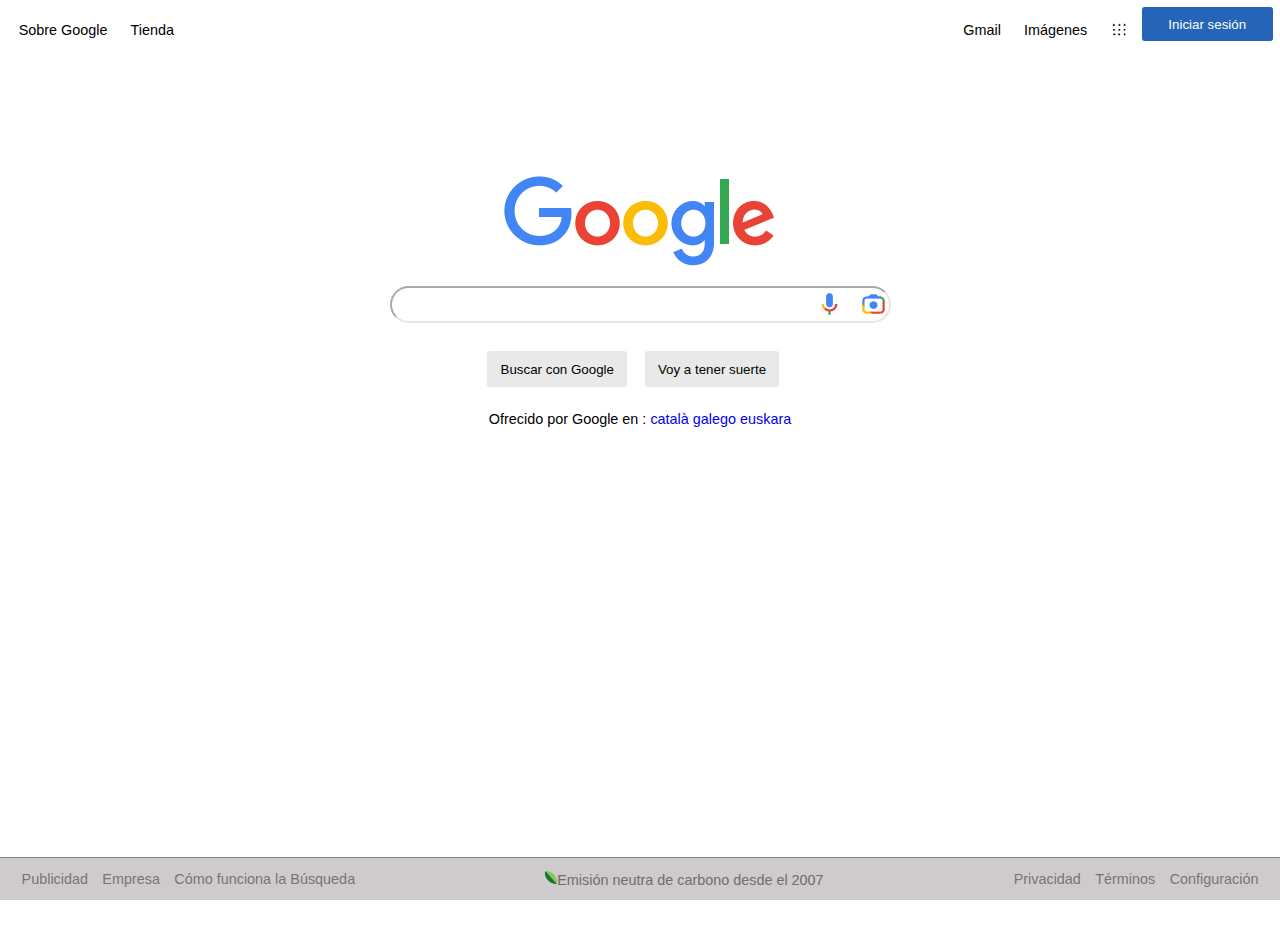
<file: Google/index.html>
<!DOCTYPE html>
<html lang="en">
<head>
    <meta charset="UTF-8">
    <meta http-equiv="X-UA-Compatible" content="IE=edge">
    <meta name="viewport" content="width=device-width, user-scalable=no, initial-scale=1.0, maximum-scale=1.0, minimum-scale=1.0">
    <title>Google</title>
    <link rel="shortcut icon" href="imagenes/icono_pestaña.ico">
    <link rel="stylesheet" href="estilos.css">
</head>

<body>

    <div class="contenedor">
       
        <nav class="nav">
                
            <header class="nav-left">
                    
                <div class="hijo"><a href="https://about.google/?fg=1&utm_source=google-ES&utm_medium=referral&utm_campaign=hp-header">Sobre Google</a></div>
                <div class="hijo"><a href="https://store.google.com/ES?utm_source=hp_header&utm_medium=google_ooo&utm_campaign=GS100042&hl=es-ES">Tienda</a></div>
        
            </header>

            <header class="nav-right">
                    
                <div class="hijo"><a href="https://mail.google.com/mail/&ogbl">Gmail</a></div>
                <div class="hijo"><a href="https://www.google.es/imghp?hl=es&ogbl">Imágenes</a></div>
                <div class="puntos"><a  href="https://www.google.es/intl/es/about/products"><img src="imagenes/puntos.png" width="20em"></a></div>
                <button id="button"><a href="https://accounts.google.com/ServiceLogin?hl=es&passive=true&continue=https://www.google.com/&ec=GAZAmgQ">Iniciar sesión</a></button>
        
            </header>
       
        </nav>
    

        <section class="section">

            <div class="logo">
                <img src="imagenes/logo.png">
            </div>

            <div class="bar">
                <input type="text"/>
            </div>

            <div class="buttons">
                <button id="button1">Buscar con Google</button>
                <button id="button2">Voy a tener suerte</button>
            </div>
        

            <div class="languajes">
                <p>Ofrecido por Google en :
                <a href="https://www.google.com/setprefs?sig=0_leIWWvfWltTkN34TXxDNO3fQ4HE%3D&hl=ca&source=homepage&sa=X&ved=0ahUKEwjl36fpmPf7AhUFxIUKHb1ICNoQ2ZgBCBQ">català</a>
                <a href="https://www.google.com/setprefs?sig=0_leIWWvfWltTkN34TXxDNO3fQ4HE%3D&hl=gl&source=homepage&sa=X&ved=0ahUKEwilnY2Smff7AhVGT6QEHfHfCU8Q2ZgBCBU">galego</a>
                <a href="https://www.google.com/setprefs?sig=0_leIWWvfWltTkN34TXxDNO3fQ4HE%3D&hl=eu&source=homepage&sa=X&ved=0ahUKEwilnY2Smff7AhVGT6QEHfHfCU8Q2ZgBCBY">euskara</a></p>
            </div>
    
        </section>

        <footer class="footer">

            <div class="footer-left">
                <a href="https://www.google.com/intl/es_es/ads/?subid=ww-ww-et-g-awa-a-g_hpafoot1_1!o2&utm_source=google.com&utm_medium=referral&utm_campaign=google_hpafooter&fg=1">Publicidad</a>
                <a href="https://www.google.com/services/?subid=ww-ww-et-g-awa-a-g_hpbfoot1_1!o2&utm_source=google.com&utm_medium=referral&utm_campaign=google_hpbfooter&fg=1">Empresa</a>
                <a href="https://google.com/search/howsearchworks/?fg=1">Cómo funciona la Búsqueda</a>
            </div>

            <div class="footer-center">
                <p id="image"><img src="imagenes/hoja.png" width="12">Emisión neutra de carbono desde el 2007</p>
            </div>

            <div class="footer-right">
                <a href="https://policies.google.com/privacy?hl=es&fg=1">Privacidad</a>
                <a href="https://policies.google.com/terms?hl=es&fg=1">Términos</a>
                <a href="https://policies.google.com/terms?hl=es&fg=1">Configuración</a>
            </div>
        </footer>
    </div>

</body>
</html>
</file>
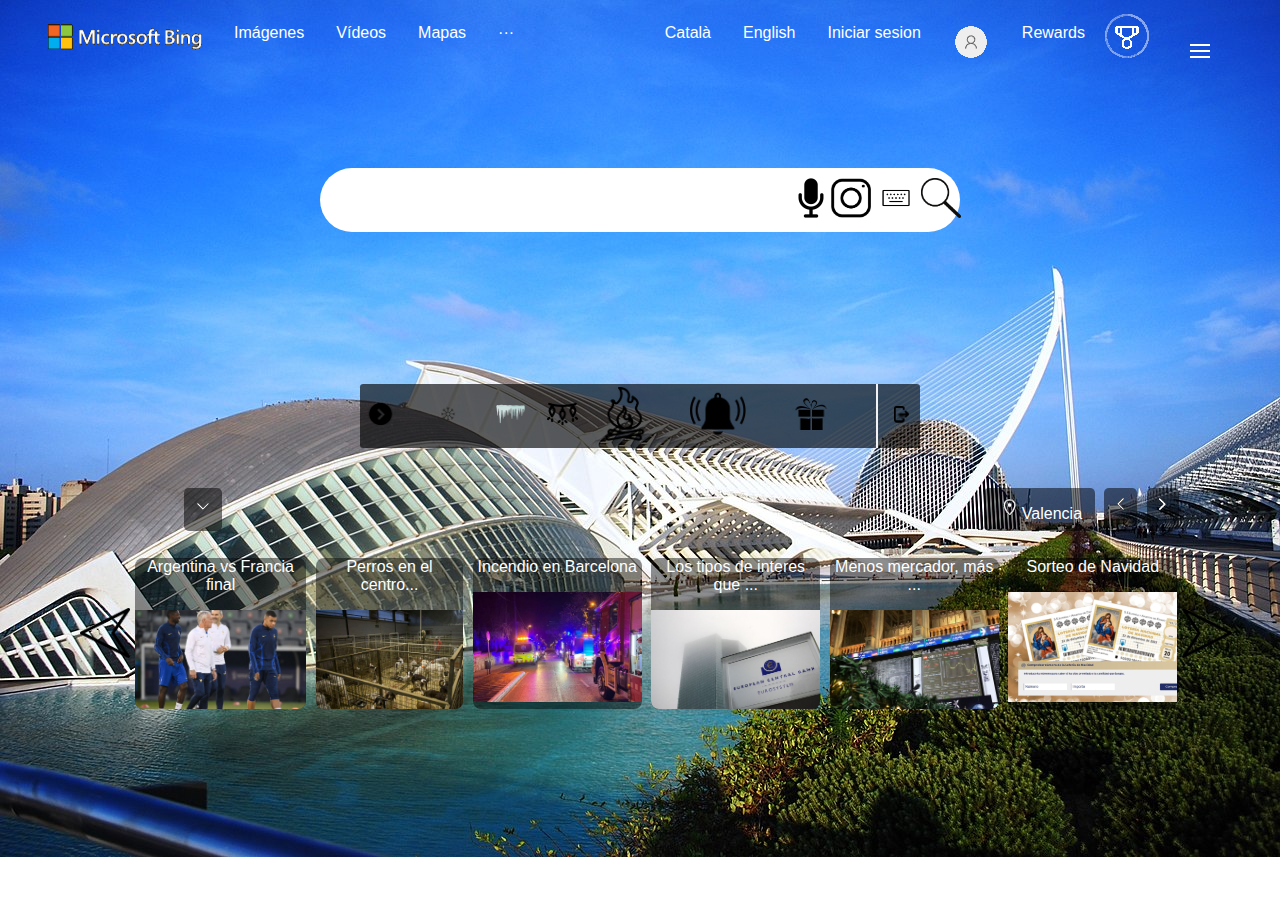
<file: Bing/indext.html>
<!DOCTYPE html>
<html lang="en">
<head>
    <meta charset="UTF-8">
    <meta http-equiv="X-UA-Compatible" content="IE=edge">
    <meta name="viewport" content="width=device-width, initial-scale=1.0">
    <title>Bing</title>
    <link rel="stylesheet" type="text/css" href="estilos.css">
</head>
<body>

    <div class="contenedor">

        <nav class="nav">
        
            <header class="left-menu">

                <div class="hijo"><img src="imagenes/MicrosoftBing.png" alt="Microsoft Bing"></div>
                <div class="hijo"><a href="https://www.bing.com/images?FORM=Z9LH">Imágenes</a></div>
                <div class="hijo"><a href="https://www.bing.com/videos?FORM=Z9LH1">Vídeos</a></div>
                <div class="hijo"><a href="https://www.bing.com/maps?FORM=Z9LH2">Mapas</a></div>
                <div class="hijo"><p>···</p></div>
            </header>

            <header class="right-menu">
            
                <div class="hijo"><a href="https://www.bing.com/?setlang=ca&cc=es&cc=ES">Català</a></div>
                <div class="hijo"><a href="https://www.bing.com/?setlang=en&cc=es&cc=ES">English</a></div>
                <div class="hijo"><a href="javascript:void(0);">Iniciar sesion</a></div>
                <div class="hijo"><a href="javascript:void(0);"><img src="imagenes/Usuario.png"></a></div>
                <div class="hijo"><a href="javascript:void(0)">Rewards</a></div>
                <div id="hijo"><a href="javascript:void(0)"><img src="imagenes/Trofeo.png"></a></div>
                <div class="hijo">
                <div class="hijo"><img src="imagenes/menu.png"></div>
            </header>

        </nav>
    
        <section class="section">

            <div class="search">

                <div class="inside">
                    <div><input type="text" alt="Escribe el término de búsqueda"></div>
                    <div class="buscador"><img src="imagenes/micro1.png" alt="Buscar con la voz" width="40em"></div>
                    <div class="buscador"><img src="imagenes/camera.png" alt="Buscar con una imagen" width="40em"></div>
                    <div class="buscador"><img src="imagenes/teclado.png" alt="Busqueda con un teclado en pantalla" width="50em"></div>
                    <div class="buscador"><img src="imagenes/lupa.png" alt="Buscar en internet" width="40em"></div>
                </div>

            </div>

            <div class="christmas">
                
                <div class="middle">
                
                    <div class="hijo2"><img src="imagenes/flecha.png" width="60%"></div>
                    <div class="hijo2"><img src="imagenes/nieve.png" alt="Mire la nieve caer" width="60%"></div>
                    <div class="hijo2"><img src="imagenes/escarcha.png" alt="Añade una capa de escarcha" width="60%"></div>
                    <div class="hijo2"><img src="imagenes/luz.png" alt="Enciende las luces" width="60%"></div>
                    <div class="hijo2"><img src="imagenes/fuego.png" alt="Enciende la chimenea" width="60%"></div>
                    <div class="hijo2"><img src="imagenes/campana.png" alt="Suenan las campanas del trineo. ¿Las escuchas?" width="60%"></div>
                    <div class="hijo2"><img src="imagenes/regalo.png" alt="Echa un vistazo a las ideas de regalo" width="60%"></div>
                    <div class="linea"></div>
                    <div class="cuadro" id="exit"><img src="imagenes/exit.png" alt="Comparte la alegria navideña" width="60%"></a> </div>

                </div>
            </div>
            

            <div class="center-down">

                <div class="center-down-left"><img src="imagenes/abajo.png"></div>
       

                <div class="center-down-rigth">
                    <div class="location" id="ubicacion"><p><img src="imagenes/ubicacion.png">Valencia</p></div>
                    <div class="location"><img src="imagenes/izquierda.png"></div>
                    <div class="location"><img src="imagenes/derecha.png"></div>
               
                </div>
            </div>

            <figure>

                <div class="noticias">

                    <div id="flecha"><img src="imagenes/lateral1.png" width="50em"></div>

                    <div class="noti">
                        <figcaption><p class="texto">Argentina vs Francia final</p></figcaption>
                        <img class="foto" src="imagenes/noticias/futbol.jpg" width="198em">
                    </div>

                    <div class="noti">
                        <figcaption><p class="texto">Perros en el centro...</p></figcaption>
                        <img class="foto" src="imagenes/noticias/perros.jpg" width="170em">
                    </div>

                    <div class="noti">
                        <figcaption><p class="texto">Incendio en Barcelona</p></figcaption>
                        <img class="foto" src="imagenes/noticias/incendio.jpg" width="195em">
                    </div>

                    <div class="noti">
                        <figcaption><p class="texto">Los tipos de interes que ...</p></figcaption>
                        <img class="foto" src="imagenes/noticias/interes.jpg" width="195em">
                    </div>

                    <div class="noti">
                        <figcaption ><p class="texto">Menos mercador, más ...</p></figcaption>
                        <img class="foto" src="imagenes/noticias/mercados.jpg" width="195em">
                    </div>

                    <div class="noti">
                        <figcaption><p class="texto">Sorteo de Navidad</p></figcaption>
                        <img class="foto" src="imagenes/noticias/loteria.jpg" width="195em">
                    </div>

                    <div id="flecha"><img src="imagenes/lateral2.png" width="50em"></div>
                    
                </div>
            </figure> 
        </section>
    </div>

</body>
</html>
</file>
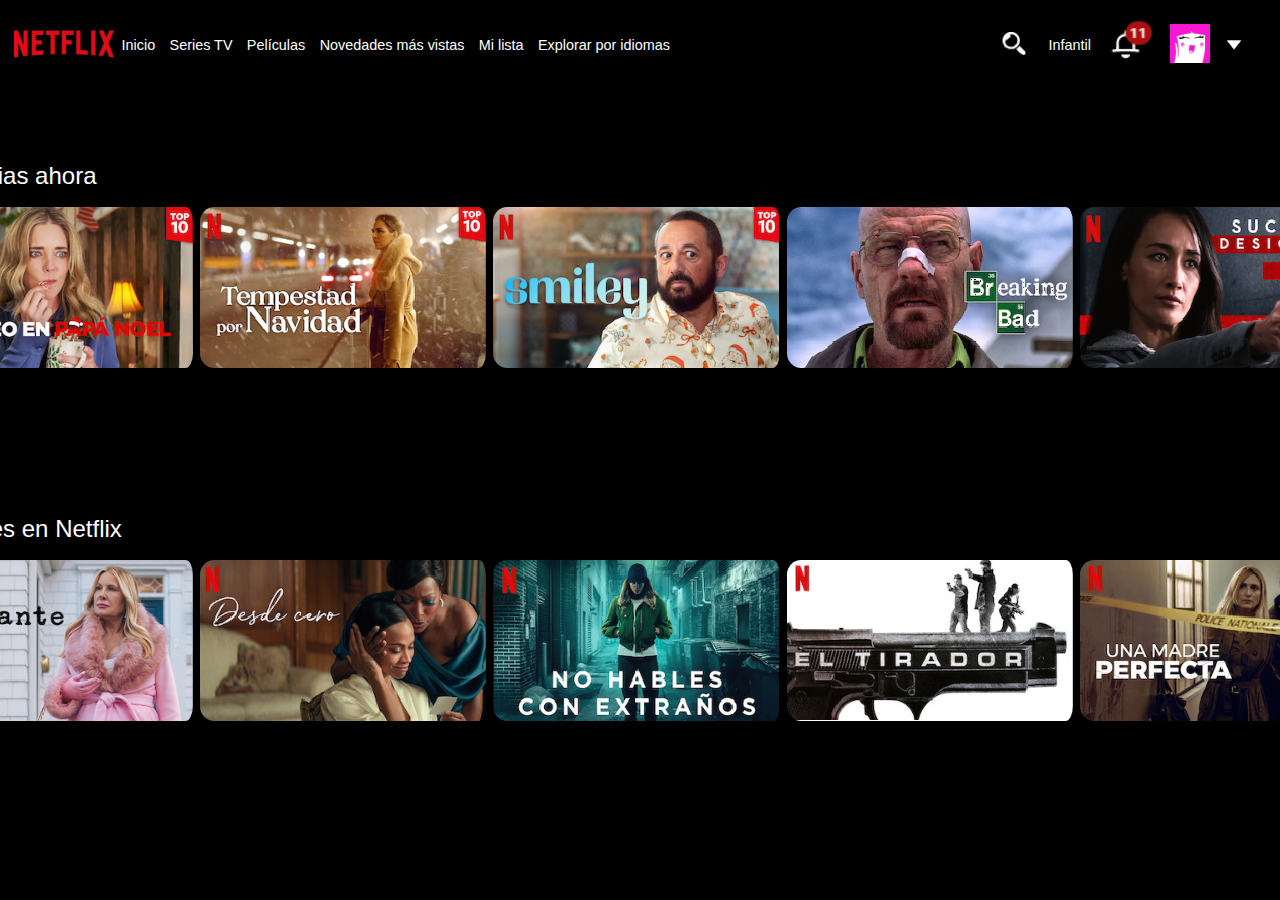
<file: Netflix/netflix.html>
<!DOCTYPE html>
<html lang="en">
<head>
    <meta charset="UTF-8">
    <meta http-equiv="X-UA-Compatible" content="IE=edge">
    <meta name="viewport" content="width=device-width, initial-scale=1.0">
    <title>Netflix</title>
    <link rel="shortcut icon" href="imagenes/nbarra.png">
    <link rel="stylesheet" href="estilos.css">

</head>
<body>
    <div class="netflix">
        <nav>
            <div class="barra">

                <div class="menu-izquierda">
                    <div id="logo"><img src="imagenes/logo.png" alt="netflix" width="100vh"></div>
                    <div class="texto"><p>Inicio</p></div>
                    <div class="texto"><p id="efecto">Series TV</p></div>
                    <div class="texto"><p id="efecto">Películas</p></div>
                    <div class="texto"><p id="efecto">Novedades más vistas</p></div>
                    <div class="texto"><p id="efecto">Mi lista</p></div>
                    <div class="texto"><p id="efecto">Explorar por idiomas</p></div>
                </div>

                <div class="menu-derecha">
                    <div class="texto2"><img src="imagenes/lupa.png" width="40vh"></div>
                    <div class="texto2"><p>Infantil</p></div>
                    <div class="texto2"><img src="imagenes/campana.png" width="50vh"></div>
                    <div class="texto2"><img src="imagenes/usuario.png" width="40vh"></div>
                    <div class="texto2" id="cambio"><img src="imagenes/abajo.png" width="20vh"></div>
    
                </div>

            </div>
        </nav>

        <section>

            <div class="cartelera">

                <div id="menu">
                    <div class="parte1">
                        <h2>Tendencias ahora</h2>
                        <div class="peliculas-inicio">
                            <div class="peli"><img src="imagenes/cartelera/pelicula1.png"></div>
                            <div class="peli"><img src="imagenes/cartelera/pelicula2.png"></div>
                            <div class="peli"><img src="imagenes/cartelera/pelicula3.png"></div>
                            <div class="peli"><img src="imagenes/cartelera/pelicula4.png"></div>
                            <div class="peli"><img src="imagenes/cartelera/pelicula5.png"></div>
                        </div>
                    </div>
                </div>
                
                <div id="menu">
                    <div class="inferior">
                        <h2>Populares en Netflix</h2>
                        <div class="peliculas-finales">
                            <div class="peli"><img src="imagenes/cartelera/pelicula6.png"></div>
                            <div class="peli"><img src="imagenes/cartelera/pelicula7.png"></div>
                            <div class="peli"><img src="imagenes/cartelera/pelicula8.png"></div>
                            <div class="peli"><img src="imagenes/cartelera/pelicula9.png"></div>
                            <div class="peli"><img src="imagenes/cartelera/pelicula10.png"></div>
                        </div>
                    </div>
                </div>

            </div>
        </section>  
        
    </div>
    
</body>
</html>
</file>
<file: Google/estilos.css>
/*Reset*/
    html, body, h1, h2, h3, h4, h5, h6, p, ol, ul, li, pre, code, address, variable, form, fieldset, blockquote {
        padding: 0;
        margin: 0;
        font-size: 100%;
        font-weight: normal;
       }
       table { border-collapse: collapse; border-spacing: 0; }
       td, th, caption { font-weight: normal; text-align: left; }
       img, fieldset { border: 0; }
       ol { padding-left: 1.4em; list-style: decimal; }
       ul { padding-left: 1.4em; list-style:square; }
       q:before, q:after { content:''; }
       a{text-decoration: none;}
   /*Fin del reset*/
  

    .contenedor{
        width: 100%;
        height: auto;
        display: flex;
        flex-direction: column;
        flex-wrap: nowrap;
        font-family: Arial, sans-serif;
        font-size: 0.9em;
    
    }


    .nav{
        display: flex;
        justify-content: space-between;
        padding: 0.5em ;
       
    }
       .nav a{
            color: black;
            padding: 0.8em;
        }

        .nav .hijo {
            padding-top: 1em;
    
        }
        .nav .puntos{
            padding-top: 1em;
        }
        .nav .puntos:hover{
            background-color: #EAEAEA;
            border-radius: 100px;
            align-items: center;
            justify-content: center;
            
        }

        .nav .hijo:hover{
            text-decoration: underline;
        }

        .nav-right #button a{
            color: white;
        } 

        .nav-left{
            display: flex;
            flex-direction: row; 
        }
      
        .nav-right{
            display: flex;
            flex-direction: row;
        }

        .nav #button:hover{
            background-color: #2D31FA;
        }
      

        #button{
            background-color: #2564b6;
            padding: 0.5em 1.2em 0.5em 1.2em;
            border: none;
            border-radius: 0.2em;
              
        }

    .section{ 
        background-color: white;
        background-attachment: fixed;  
        text-align: center;
        margin-top: 10%; 
        margin-bottom: 40%;

    }
    /*no se como quitar ese degradado en la barra search*/
   
        input{
            padding: 0.7em 12em;
            border-color: rgba(232, 218, 218, 0.755);
            border-radius: 5em;
            margin-bottom: 1em;
            background-image: url(imagenes/lupa.png);
            background-size:contain;
            background-repeat: no-repeat;
            background-image: url(imagenes/cameramicro.png);
            background-size:contain;
            background-repeat: no-repeat;
            background-position: right;
            
        }

        input:hover{
            box-shadow: rgb(193, 190, 190) 0 0 0.3em 0.02em;

        }
       
        .section .bar{
            margin-top: 1em;
            margin-bottom: 1em; 
        }  
        
        #lupa{
            height: 1.8em;
            width: 1.8em;
          
            
        }
      
        .section button{
            background-color: rgba(210, 208, 208, 0.479);
            border: none;
            padding: 0.8em 1em;
            border-radius: 0.2em; 
            margin-right:1em ;
            margin-bottom: 1.8em;
        }

        button:hover{
    
            box-shadow: rgb(193, 190, 190) 0 0 0.02em 0.05em;
        }
       
        .languajes a:hover{
            text-decoration: underline;
        }
        

    .footer{
        background-color: rgb(207, 203, 205);
        width: 100%;
        height: 3em;
        position:fixed;
        bottom: 0em;
        color: rgb(111, 108, 108);
        display: flex;
        flex-direction: row;
        justify-content: space-between;
        align-items: center;
        padding-left: 1em;
        padding-right: 1em;
        border-top: 0.02em solid grey;
        box-sizing: border-box;
        
        
    }

        .footer div{
            display: flex;
            flex-wrap: nowrap;

        }
        
        .footer a{
            color: rgb(119, 116, 116);
        }
        .footer a:hover{
            text-decoration: underline;
        }
        .footer #image:hover{
            text-decoration: underline;
        }
      
   .footer-left a, .footer-right a{
            padding: 0.5em;
            
        }
</file>
<file: Bing/estilos.css>
/*Reset*/
    html, body, h1, h2, h3, h4, h5, h6, p, ol, ul, li, pre, code, address, variable, form, fieldset, blockquote {
        padding: 0;
        margin: 0;
        font-size: 100%;
        font-weight: normal;
       }
       table { border-collapse: collapse; border-spacing: 0; }
       td, th, caption { font-weight: normal; text-align: left; }
       img, fieldset { border: 0; }
       ol { padding-left: 1.4em; list-style: decimal; }
       ul { padding-left: 1.4em; list-style:square; }
       q:before, q:after { content:''; }
       a{text-decoration: none;}
    /*Fin del reset*/

   body{
    background-image: url(imagenes/fondo.jpg);
    background-repeat: no-repeat;
    background-size: 100%;
    background-attachment: fixed;
    font-family: 'Segoe UI', Tahoma, Geneva, Verdana, sans-serif;
   }

    a, p{
    color: white;
   }
   
   .contenedor{
    display: flex;
    flex-direction: column;
    
   }

        .nav{
            height:5em;
            display: flex;
            justify-content: space-between;
        }

            div .left-menu{
                display: flex;
                margin: 0.5em 2em;
            }

            .hijo{
                padding: 1em 1em;
            }

            .left-menu a:hover{
                color:grey
            }

            div .right-menu{
                display: flex;
                margin: 0.5em 2em;
            }



        .section{
            display: flex;
            flex-direction: column;
        }

            .search{
                display: flex;
                height: 15em; 
                justify-content: center; 
            }

                .inside{
                    background-color:white;
                    display: flex;
                    height: 4em;
                    width: 40em;
                    align-self: center;
                    align-items: center;
                    border-radius: 5em;
                }

                input{
                    border: none;
                    width: 34em;
                    height: 3em;
                    margin-left: 1em;
                }
            
            .christmas{
                display: flex;
                justify-content: center;
                margin-top: 4em;
                
            }

                .middle{
                    background-color: rgba(0, 0, 0, 0.638);
                    display: flex;
                    height: 4em;
                    width: 35em;
                    border-radius: 0.2em;
                    align-items:center;
                }

                    .linea{
                        background-color: #f2f2f2;
                        height: 100%;
                        width: 1em;
                        margin-right: 1em;  
                    }
            
            .center-down{
                display: flex;
                justify-content: space-between;
                margin-top: 1em;
                margin-bottom: 0.4em;
                width: 80%;
                margin-left: 10em;
            }

                .center-down-left{
                    margin: 1.5em 1.5em 0 1.5em;
                    background-color: rgba(0, 0, 0, 0.515);
                    padding: 0.5em 0.8em;
                    border-radius: 0.3em;
                }

                .center-down-rigth{
                    display: flex;
                }
                    .location{
                        margin: 1.5em 0.3em 0 0.3em;
                        background-color: rgba(0, 0, 0, 0.515);
                        padding: 0.5em 0.8em;
                        border-radius: 0.3em;
                    }

                    #ubicacion{
                        display: flex;
                        justify-self: baseline;
                    }

            figure{
                display: flex;
                height: 10em;
                width: 90%;
                margin-left: 5em;
                
            }
                .noticias{
                    display: flex;
                    flex-direction: row;
                    width: 100%;
                    justify-content: space-around;
                    border-radius: 0.5em;
                    overflow: hidden;
                }

                    #flecha{
                        display: flex;
                        align-items: center;
                    }

                    .foto{
                       margin: 1em 0 0 0;
                       
                    }

                    .noti{
                        background-color: rgba(0, 0, 0, 0.445);
                        margin: 0.3em;
                        border-radius: 0.5em;
                        text-align: center;
                        width: fit-content;
                        overflow: hidden;
                    }
</file>
<file: Netflix/estilos.css>
/*Reset*/
html, body, h1, h2, h3, h4, h5, h6, p, ol, ul, li, pre, code, address, variable, form, fieldset, blockquote {
    padding: 0;
    margin: 0;
    font-size: 100%;
    font-weight: normal;
   }
   table { border-collapse: collapse; border-spacing: 0; }
   td, th, caption { font-weight: normal; text-align: left; }
   img, fieldset { border: 0; }
   ol { padding-left: 1.4em; list-style: decimal; }
   ul { padding-left: 1.4em; list-style:square; }
   q:before, q:after { content:''; }
   /*fin reset*/

   body{
    background-color: black;
    background-attachment: fixed;
    font-family: Arial, Helvetica, sans-serif;
    color: white;
    font-size: 0.9em;
    height: 100vh;
    
    
   }
        .netflix{
            display: flex;
            flex-direction: column;
        }

            .barra{
                display: flex;
                flex-direction: row;
                justify-content: space-between;
                flex-wrap: nowrap;
                height: 10vh;
            }

                .menu-izquierda{
                    display: flex;
                    align-items: center;
                    margin: 1em;
                }

                    .texto{
                        padding: 0.5em;
                    }

                    #efecto:hover{
                        color: rgb(156, 153, 153);
                    }

                .menu-derecha{
                    display: flex;
                    align-items: center;
                    margin-right: 2em;
                }
                    .texto2{
                        padding: 0.5em;
                    }

                    #cambio:hover{
                        -moz-transform: rotate(180deg);
                        -ms-transform: rotate(180deg);
                        -o-transform: rotate(180deg);
                        -webkit-transform: rotate(180deg); 
                    }

            .cartelera{
                display: flex;
                flex-direction: column;
            }

            h2{
                font-size:x-large;
                margin-bottom: 0.7em;
        
            }

            #menu{
                display: flex;
                justify-content: center;


            }

                .parte1{
                    display: flex;
                    flex-direction: column;
                    margin-bottom: 10em;
                    margin-top: 5em;
                    
                }   
                    .peliculas-inicio{
                        display: flex;
                        flex-direction: row;
                    }
                        .peli img{
                            border-radius: 1em;
                            padding-right: 0.5em;
                        }
                       

                .inferior{
                    display: flex;
                    flex-direction: column;
                    
                }   
                    .peliculas-finales{
                        display: flex;
                        flex-direction: row;
                    }
</file>
